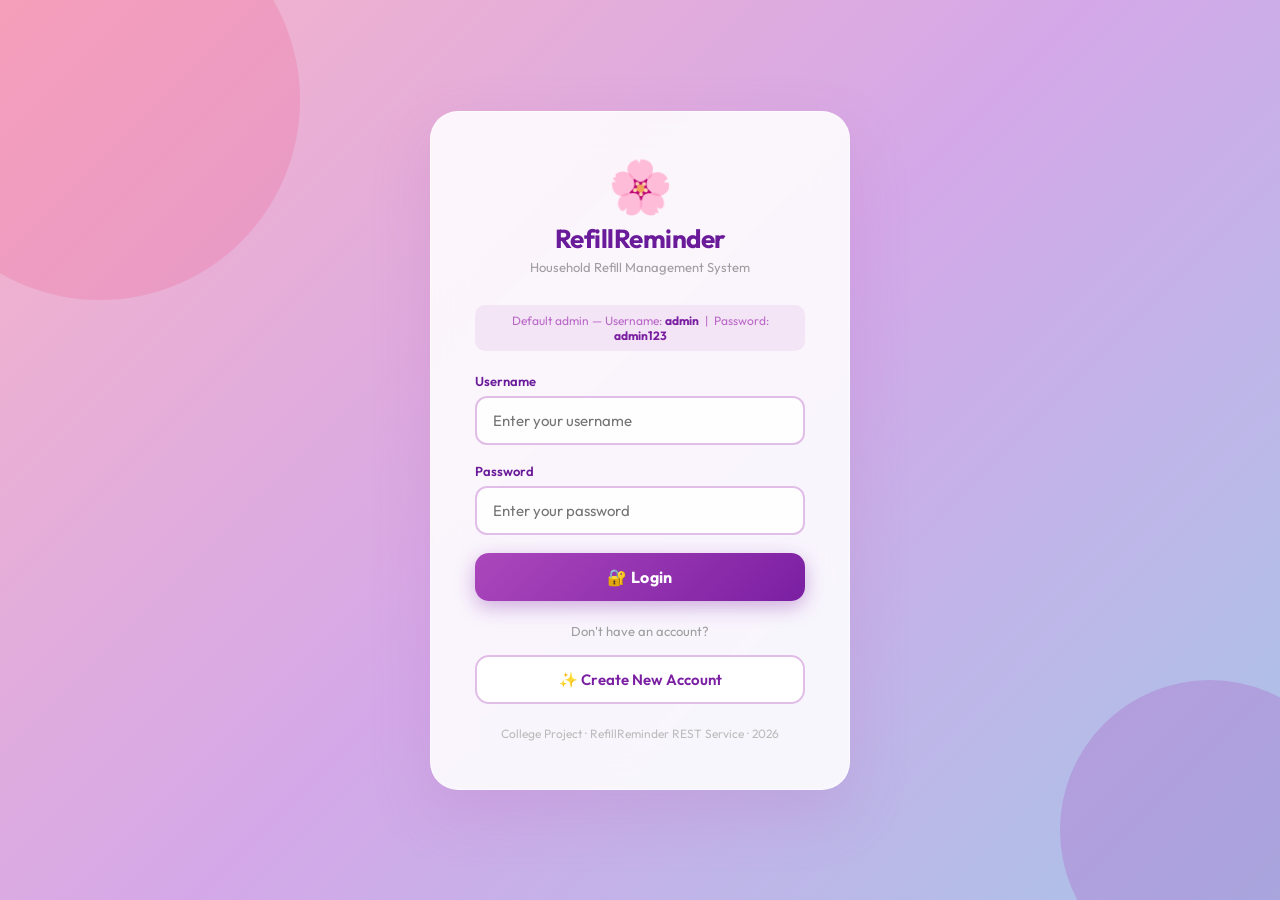
<file: RefillReminder/target/classes/static/login.html>
<!DOCTYPE html>
<html lang="en">
<head>
  <meta charset="UTF-8"/>
  <meta name="viewport" content="width=device-width, initial-scale=1.0"/>
  <title>Login — RefillReminder</title>
  <link href="https://fonts.googleapis.com/css2?family=Outfit:wght@300;400;600;700&display=swap" rel="stylesheet"/>
  <style>
    *, *::before, *::after { box-sizing: border-box; margin: 0; padding: 0; }

    body {
      font-family: 'Outfit', sans-serif;
      min-height: 100vh;
      display: flex;
      align-items: center;
      justify-content: center;
      background: linear-gradient(135deg, #f8b4c8 0%, #d4a8e8 50%, #a8c4e8 100%);
      overflow: hidden;
    }
    body::before, body::after {
      content: '';
      position: fixed;
      border-radius: 50%;
      opacity: 0.25;
      animation: float 8s ease-in-out infinite;
      z-index: 0;
    }
    body::before { width:400px; height:400px; background:#f06292; top:-100px; left:-100px; }
    body::after  { width:300px; height:300px; background:#ab47bc; bottom:-80px; right:-80px; animation-delay:4s; }
    @keyframes float { 0%,100%{transform:translateY(0) scale(1)} 50%{transform:translateY(-30px) scale(1.05)} }

    .card {
      position:relative; z-index:1;
      background:rgba(255,255,255,0.88);
      backdrop-filter:blur(20px);
      border:1px solid rgba(255,255,255,0.6);
      border-radius:28px;
      padding:48px 44px;
      width:100%; max-width:420px;
      box-shadow:0 24px 60px rgba(180,100,180,0.2);
      animation:slideUp .6s cubic-bezier(0.16,1,0.3,1) both;
    }
    @keyframes slideUp { from{opacity:0;transform:translateY(40px)} to{opacity:1;transform:translateY(0)} }

    .logo { text-align:center; margin-bottom:30px; }
    .logo-icon { font-size:52px; line-height:1; margin-bottom:10px; display:block; animation:bounce 2s ease-in-out infinite; }
    @keyframes bounce { 0%,100%{transform:translateY(0)} 50%{transform:translateY(-8px)} }
    .logo h1 { font-size:26px; font-weight:700; color:#6a1b9a; letter-spacing:-.5px; }
    .logo p  { font-size:13px; color:#9e9e9e; margin-top:4px; }

    .form-group { margin-bottom:18px; }
    label { display:block; font-size:13px; font-weight:600; color:#6a1b9a; margin-bottom:7px; }
    input[type="text"], input[type="password"] {
      width:100%; padding:13px 16px;
      border:2px solid #e1bee7; border-radius:12px;
      font-size:15px; font-family:'Outfit',sans-serif;
      background:rgba(255,255,255,0.9); color:#333; outline:none;
      transition:border-color .25s, box-shadow .25s;
    }
    input:focus { border-color:#ab47bc; box-shadow:0 0 0 4px rgba(171,71,188,.12); }

    .hint {
      text-align:center; font-size:12px; color:#ba68c8;
      margin-bottom:22px; background:#f3e5f5;
      padding:8px 14px; border-radius:10px;
    }
    .hint strong { color:#7b1fa2; }

    .btn {
      width:100%; padding:14px; border:none; border-radius:14px;
      font-size:16px; font-weight:700; font-family:'Outfit',sans-serif; cursor:pointer;
      background:linear-gradient(135deg,#ab47bc,#7b1fa2); color:#fff;
      letter-spacing:.4px;
      box-shadow:0 6px 20px rgba(123,31,162,.35);
      transition:transform .2s, box-shadow .2s;
    }
    .btn:hover  { transform:translateY(-2px); box-shadow:0 10px 28px rgba(123,31,162,.4); }
    .btn:active { transform:translateY(0); opacity:.9; }

    .error-msg {
      display:none; background:#fce4ec; color:#c62828;
      border:1px solid #ef9a9a; border-radius:10px;
      padding:11px 14px; font-size:13px; margin-bottom:16px; text-align:center;
    }
    .error-msg.show { display:block; animation:shake .4s ease; }
    @keyframes shake { 0%,100%{transform:translateX(0)} 25%{transform:translateX(-8px)} 75%{transform:translateX(8px)} }

    .divider { text-align:center; margin:22px 0 16px; font-size:13px; color:#9e9e9e; }
    .link-btn {
      width:100%; padding:13px; border:2px solid #e1bee7; border-radius:14px;
      font-size:15px; font-weight:600; font-family:'Outfit',sans-serif; cursor:pointer;
      background:white; color:#7b1fa2; transition:all .2s;
    }
    .link-btn:hover { border-color:#ab47bc; background:#f3e5f5; }

    .footer-note { text-align:center; margin-top:22px; font-size:12px; color:#bbb; }
  </style>
</head>
<body>
<div class="card">
  <div class="logo">
    <span class="logo-icon">🌸</span>
    <h1>RefillReminder</h1>
    <p>Household Refill Management System</p>
  </div>

  <div class="hint">
    Default admin — Username: <strong>admin</strong> &nbsp;|&nbsp; Password: <strong>admin123</strong>
  </div>

  <div class="error-msg" id="errorMsg"></div>

  <form id="loginForm" onsubmit="handleLogin(event)">
    <div class="form-group">
      <label for="username">Username</label>
      <input type="text" id="username" placeholder="Enter your username" autocomplete="off" required/>
    </div>
    <div class="form-group">
      <label for="password">Password</label>
      <input type="password" id="password" placeholder="Enter your password" required/>
    </div>
    <button type="submit" class="btn" id="loginBtn">🔐 Login</button>
  </form>

  <div class="divider">Don't have an account?</div>
  <button class="link-btn" onclick="window.location.href='/register.html'">✨ Create New Account</button>

  <p class="footer-note">College Project · RefillReminder REST Service · 2026</p>
</div>

<script>
  // Default admin + users registered via Sign Up page
  const DEFAULT_USERS = [
    { username: 'admin',   password: 'admin123', firstName: 'Admin' },
    { username: 'student', password: 'pass123',  firstName: 'Student' }
  ];

  // If already logged in, skip login
  if (sessionStorage.getItem('rr_logged_in') === 'true') {
    window.location.href = '/index.html';
  }

  function handleLogin(e) {
    e.preventDefault();
    const username = document.getElementById('username').value.trim();
    const password = document.getElementById('password').value.trim();
    const errorMsg = document.getElementById('errorMsg');
    const btn      = document.getElementById('loginBtn');

    errorMsg.className = 'error-msg';

    // Check default users first
    let match = DEFAULT_USERS.find(u =>
      u.username.toLowerCase() === username.toLowerCase() && u.password === password
    );

    // Then check registered users from localStorage
    if (!match) {
      const registered = JSON.parse(localStorage.getItem('rr_users') || '[]');
      match = registered.find(u =>
        u.username.toLowerCase() === username.toLowerCase() && u.password === password
      );
    }

    if (match) {
      btn.textContent = '✅ Logging in...';
      btn.style.background = 'linear-gradient(135deg,#66bb6a,#388e3c)';
      sessionStorage.setItem('rr_logged_in', 'true');
      sessionStorage.setItem('rr_user', match.firstName || match.username);
      setTimeout(() => { window.location.href = '/index.html'; }, 800);
    } else {
      errorMsg.textContent = '❌ Invalid username or password. Please try again.';
      errorMsg.className = 'error-msg show';
      document.getElementById('password').value = '';
      document.getElementById('password').focus();
    }
  }
</script>
</body>
</html>
</file>
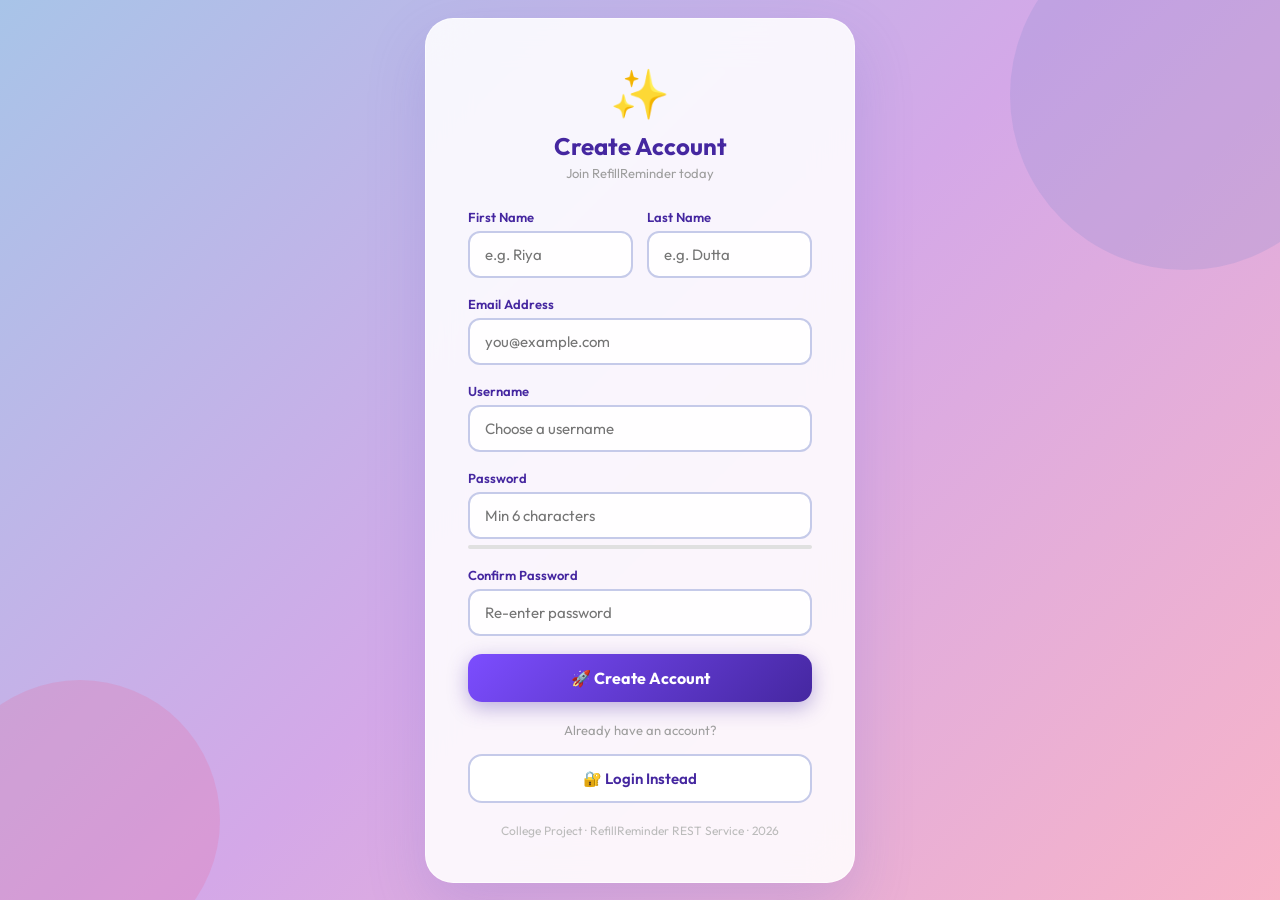
<file: RefillReminder/target/classes/static/register.html>
<!DOCTYPE html>
<html lang="en">
<head>
  <meta charset="UTF-8"/>
  <meta name="viewport" content="width=device-width, initial-scale=1.0"/>
  <title>Sign Up — RefillReminder</title>
  <link href="https://fonts.googleapis.com/css2?family=Outfit:wght@300;400;600;700&display=swap" rel="stylesheet"/>
  <style>
    *, *::before, *::after { box-sizing: border-box; margin: 0; padding: 0; }

    body {
      font-family: 'Outfit', sans-serif;
      min-height: 100vh;
      display: flex;
      align-items: center;
      justify-content: center;
      background: linear-gradient(135deg, #a8c4e8 0%, #d4a8e8 50%, #f8b4c8 100%);
      overflow: hidden;
    }
    body::before, body::after {
      content: '';
      position: fixed;
      border-radius: 50%;
      opacity: 0.2;
      animation: float 9s ease-in-out infinite;
      z-index: 0;
    }
    body::before { width: 350px; height: 350px; background: #7986cb; top: -80px; right: -80px; }
    body::after  { width: 280px; height: 280px; background: #f06292; bottom: -60px; left: -60px; animation-delay: 4s; }
    @keyframes float { 0%,100%{transform:translateY(0)} 50%{transform:translateY(-25px)} }

    .card {
      position: relative; z-index: 1;
      background: rgba(255,255,255,0.88);
      backdrop-filter: blur(20px);
      border: 1px solid rgba(255,255,255,0.6);
      border-radius: 28px;
      padding: 44px 42px;
      width: 100%; max-width: 430px;
      box-shadow: 0 24px 60px rgba(100,100,200,0.2);
      animation: slideUp 0.6s cubic-bezier(0.16,1,0.3,1) both;
    }
    @keyframes slideUp { from{opacity:0;transform:translateY(40px)} to{opacity:1;transform:translateY(0)} }

    .logo { text-align:center; margin-bottom:28px; }
    .logo-icon { font-size:48px; display:block; margin-bottom:8px; animation:bounce 2s ease-in-out infinite; }
    @keyframes bounce { 0%,100%{transform:translateY(0)} 50%{transform:translateY(-8px)} }
    .logo h1 { font-size:24px; font-weight:700; color:#4527a0; }
    .logo p  { font-size:13px; color:#9e9e9e; margin-top:4px; }

    .form-group { margin-bottom:18px; }
    label { display:block; font-size:13px; font-weight:600; color:#4527a0; margin-bottom:6px; }
    input {
      width:100%; padding:12px 15px;
      border:2px solid #c5cae9; border-radius:12px;
      font-size:15px; font-family:'Outfit',sans-serif;
      background:rgba(255,255,255,0.9); color:#333; outline:none;
      transition:border-color .25s, box-shadow .25s;
    }
    input:focus { border-color:#7c4dff; box-shadow:0 0 0 4px rgba(124,77,255,0.12); }

    .row { display:grid; grid-template-columns:1fr 1fr; gap:14px; }

    .strength-bar { margin-top:6px; height:4px; border-radius:4px; background:#e0e0e0; overflow:hidden; }
    .strength-fill { height:100%; width:0; border-radius:4px; transition:width .3s, background .3s; }
    .strength-label { font-size:11px; color:#9e9e9e; margin-top:3px; }

    .btn {
      width:100%; padding:14px; border:none; border-radius:14px;
      font-size:16px; font-weight:700; font-family:'Outfit',sans-serif; cursor:pointer;
      background:linear-gradient(135deg,#7c4dff,#4527a0); color:#fff;
      box-shadow:0 6px 20px rgba(69,39,160,0.35);
      transition:transform .2s, box-shadow .2s;
    }
    .btn:hover  { transform:translateY(-2px); box-shadow:0 10px 28px rgba(69,39,160,0.4); }
    .btn:active { transform:translateY(0); opacity:.9; }

    .error-msg, .success-msg {
      display:none; border-radius:10px; padding:11px 14px;
      font-size:13px; margin-bottom:16px; text-align:center;
    }
    .error-msg { background:#fce4ec; color:#c62828; border:1px solid #ef9a9a; }
    .success-msg { background:#e8f5e9; color:#2e7d32; border:1px solid #a5d6a7; }
    .error-msg.show, .success-msg.show { display:block; }
    .error-msg.show { animation:shake .4s ease; }
    @keyframes shake { 0%,100%{transform:translateX(0)} 25%{transform:translateX(-8px)} 75%{transform:translateX(8px)} }

    .divider { text-align:center; margin:20px 0 16px; font-size:13px; color:#9e9e9e; }
    .link-btn {
      width:100%; padding:13px; border:2px solid #c5cae9; border-radius:14px;
      font-size:15px; font-weight:600; font-family:'Outfit',sans-serif; cursor:pointer;
      background:white; color:#4527a0; transition:all .2s;
    }
    .link-btn:hover { border-color:#7c4dff; background:#f3e5f5; }

    .footer-note { text-align:center; margin-top:20px; font-size:12px; color:#bbb; }
  </style>
</head>
<body>
<div class="card">
  <div class="logo">
    <span class="logo-icon">✨</span>
    <h1>Create Account</h1>
    <p>Join RefillReminder today</p>
  </div>

  <div class="error-msg"   id="errorMsg"></div>
  <div class="success-msg" id="successMsg"></div>

  <form id="signupForm" onsubmit="handleSignup(event)">
    <div class="row">
      <div class="form-group">
        <label for="firstName">First Name</label>
        <input type="text" id="firstName" placeholder="e.g. Riya" required/>
      </div>
      <div class="form-group">
        <label for="lastName">Last Name</label>
        <input type="text" id="lastName" placeholder="e.g. Dutta"/>
      </div>
    </div>

    <div class="form-group">
      <label for="email">Email Address</label>
      <input type="text" id="email" placeholder="you@example.com" required/>
    </div>

    <div class="form-group">
      <label for="newUsername">Username</label>
      <input type="text" id="newUsername" placeholder="Choose a username" required autocomplete="off"/>
    </div>

    <div class="form-group">
      <label for="newPassword">Password</label>
      <input type="password" id="newPassword" placeholder="Min 6 characters" required oninput="checkStrength(this.value)"/>
      <div class="strength-bar"><div class="strength-fill" id="strengthFill"></div></div>
      <div class="strength-label" id="strengthLabel"></div>
    </div>

    <div class="form-group">
      <label for="confirmPassword">Confirm Password</label>
      <input type="password" id="confirmPassword" placeholder="Re-enter password" required/>
    </div>

    <button type="submit" class="btn" id="signupBtn">🚀 Create Account</button>
  </form>

  <div class="divider">Already have an account?</div>
  <button class="link-btn" onclick="window.location.href='/login.html'">🔐 Login Instead</button>

  <p class="footer-note">College Project · RefillReminder REST Service · 2026</p>
</div>

<script>
  // If already logged in, go to dashboard
  if (sessionStorage.getItem('rr_logged_in') === 'true') {
    window.location.href = '/index.html';
  }

  // Password strength checker
  function checkStrength(val) {
    const fill  = document.getElementById('strengthFill');
    const label = document.getElementById('strengthLabel');
    let strength = 0;
    if (val.length >= 6)  strength++;
    if (val.length >= 10) strength++;
    if (/[A-Z]/.test(val)) strength++;
    if (/[0-9]/.test(val)) strength++;
    if (/[^A-Za-z0-9]/.test(val)) strength++;

    const levels = [
      { pct:'20%', bg:'#ef5350', text:'Very Weak' },
      { pct:'40%', bg:'#ff7043', text:'Weak' },
      { pct:'60%', bg:'#ffca28', text:'Fair' },
      { pct:'80%', bg:'#66bb6a', text:'Strong' },
      { pct:'100%',bg:'#26a69a', text:'Very Strong' }
    ];
    const lvl = levels[Math.min(strength, 4)];
    fill.style.width      = val.length ? lvl.pct : '0';
    fill.style.background = lvl.bg;
    label.textContent     = val.length ? lvl.text : '';
    label.style.color     = lvl.bg;
  }

  function showError(msg) {
    const el = document.getElementById('errorMsg');
    el.textContent = '❌ ' + msg;
    el.className = 'error-msg show';
    document.getElementById('successMsg').className = 'success-msg';
  }
  function showSuccess(msg) {
    const el = document.getElementById('successMsg');
    el.textContent = '✅ ' + msg;
    el.className = 'success-msg show';
    document.getElementById('errorMsg').className = 'error-msg';
  }

  function handleSignup(e) {
    e.preventDefault();
    const firstName  = document.getElementById('firstName').value.trim();
    const lastName   = document.getElementById('lastName').value.trim();
    const email      = document.getElementById('email').value.trim();
    const username   = document.getElementById('newUsername').value.trim();
    const password   = document.getElementById('newPassword').value;
    const confirm    = document.getElementById('confirmPassword').value;

    // Basic validations
    if (username.length < 3)       return showError('Username must be at least 3 characters.');
    if (password.length < 6)       return showError('Password must be at least 6 characters.');
    if (password !== confirm)      return showError('Passwords do not match.');
    if (!email.includes('@'))      return showError('Please enter a valid email address.');

    // Load existing users from localStorage
    const users = JSON.parse(localStorage.getItem('rr_users') || '[]');

    // Check duplicate username
    if (users.find(u => u.username.toLowerCase() === username.toLowerCase())) {
      return showError('Username "' + username + '" is already taken. Choose another.');
    }
    // Check duplicate email
    if (users.find(u => u.email.toLowerCase() === email.toLowerCase())) {
      return showError('An account with this email already exists.');
    }

    // Save new user
    users.push({ firstName, lastName, email, username, password });
    localStorage.setItem('rr_users', JSON.stringify(users));

    showSuccess('Account created! Redirecting to login...');
    document.getElementById('signupBtn').textContent = '✅ Account Created!';
    document.getElementById('signupBtn').style.background = 'linear-gradient(135deg,#66bb6a,#2e7d32)';

    setTimeout(() => { window.location.href = '/login.html'; }, 1500);
  }
</script>
</body>
</html>
</file>
